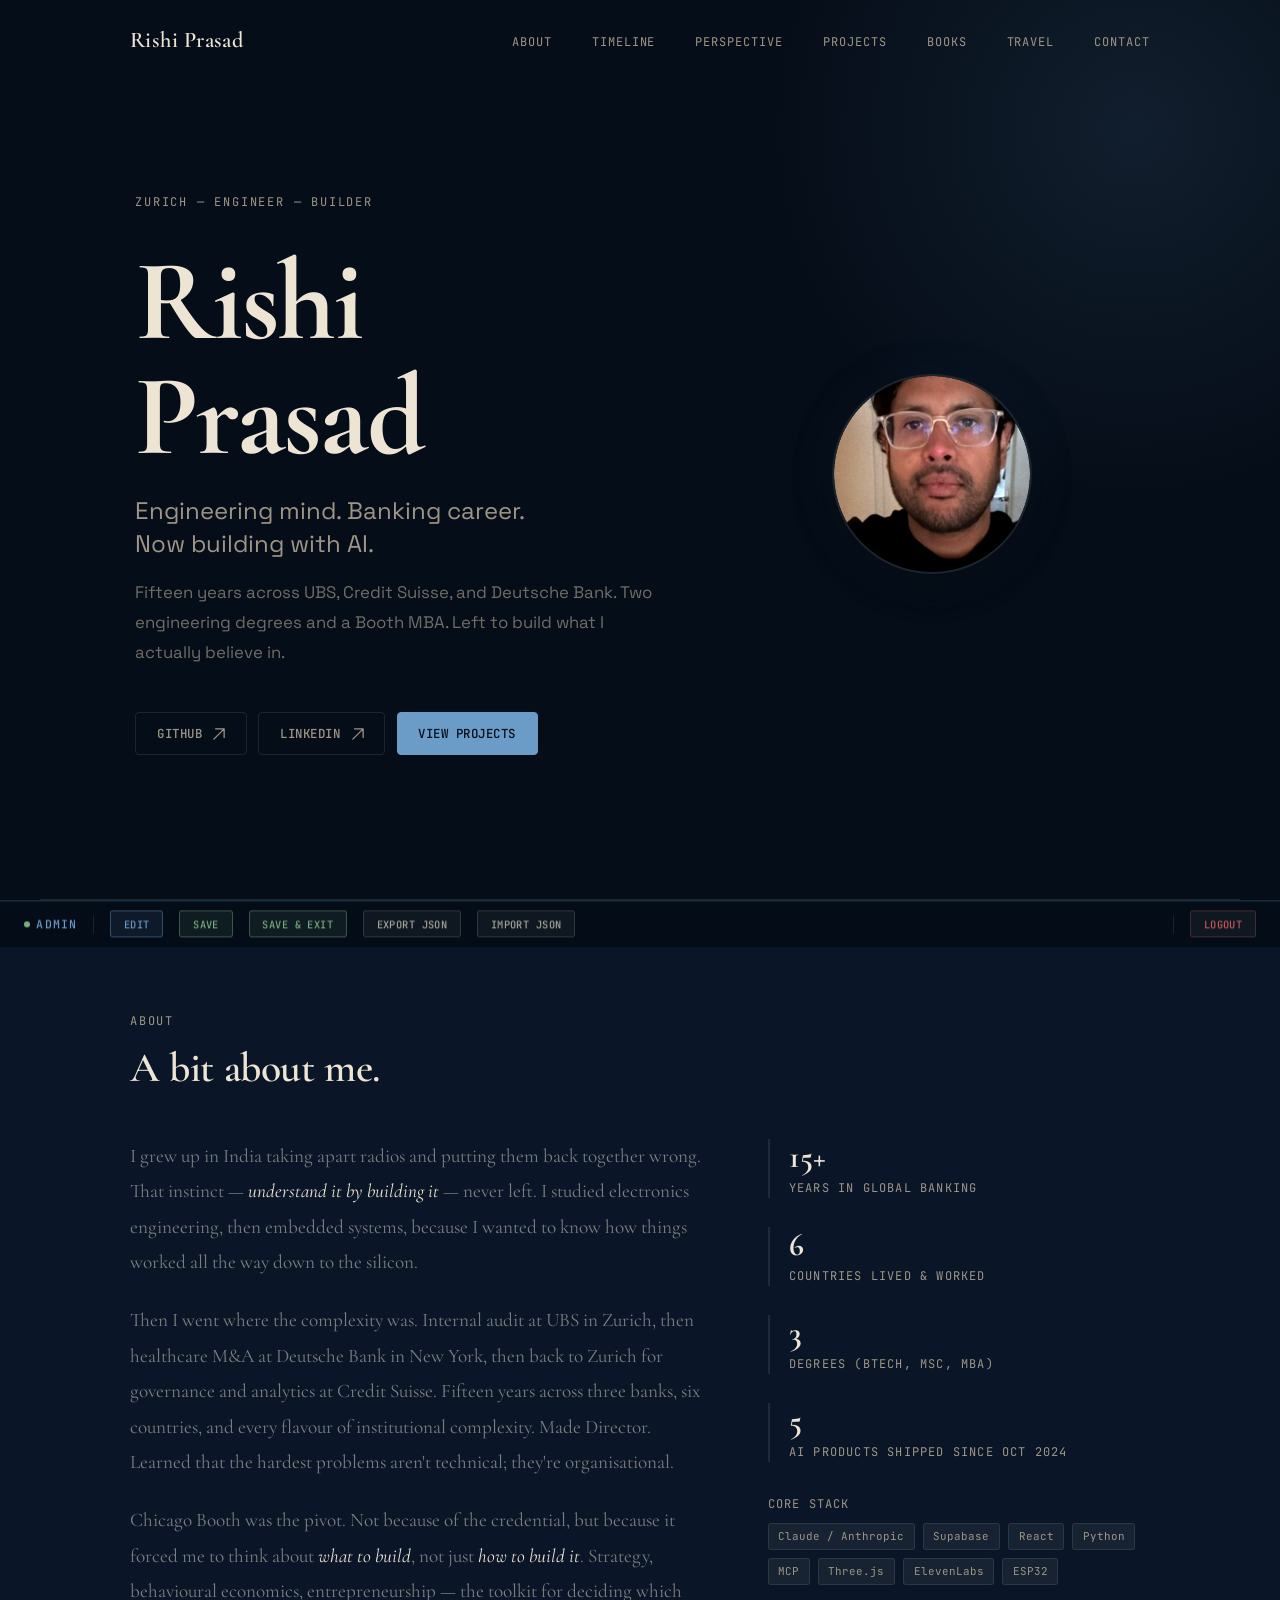
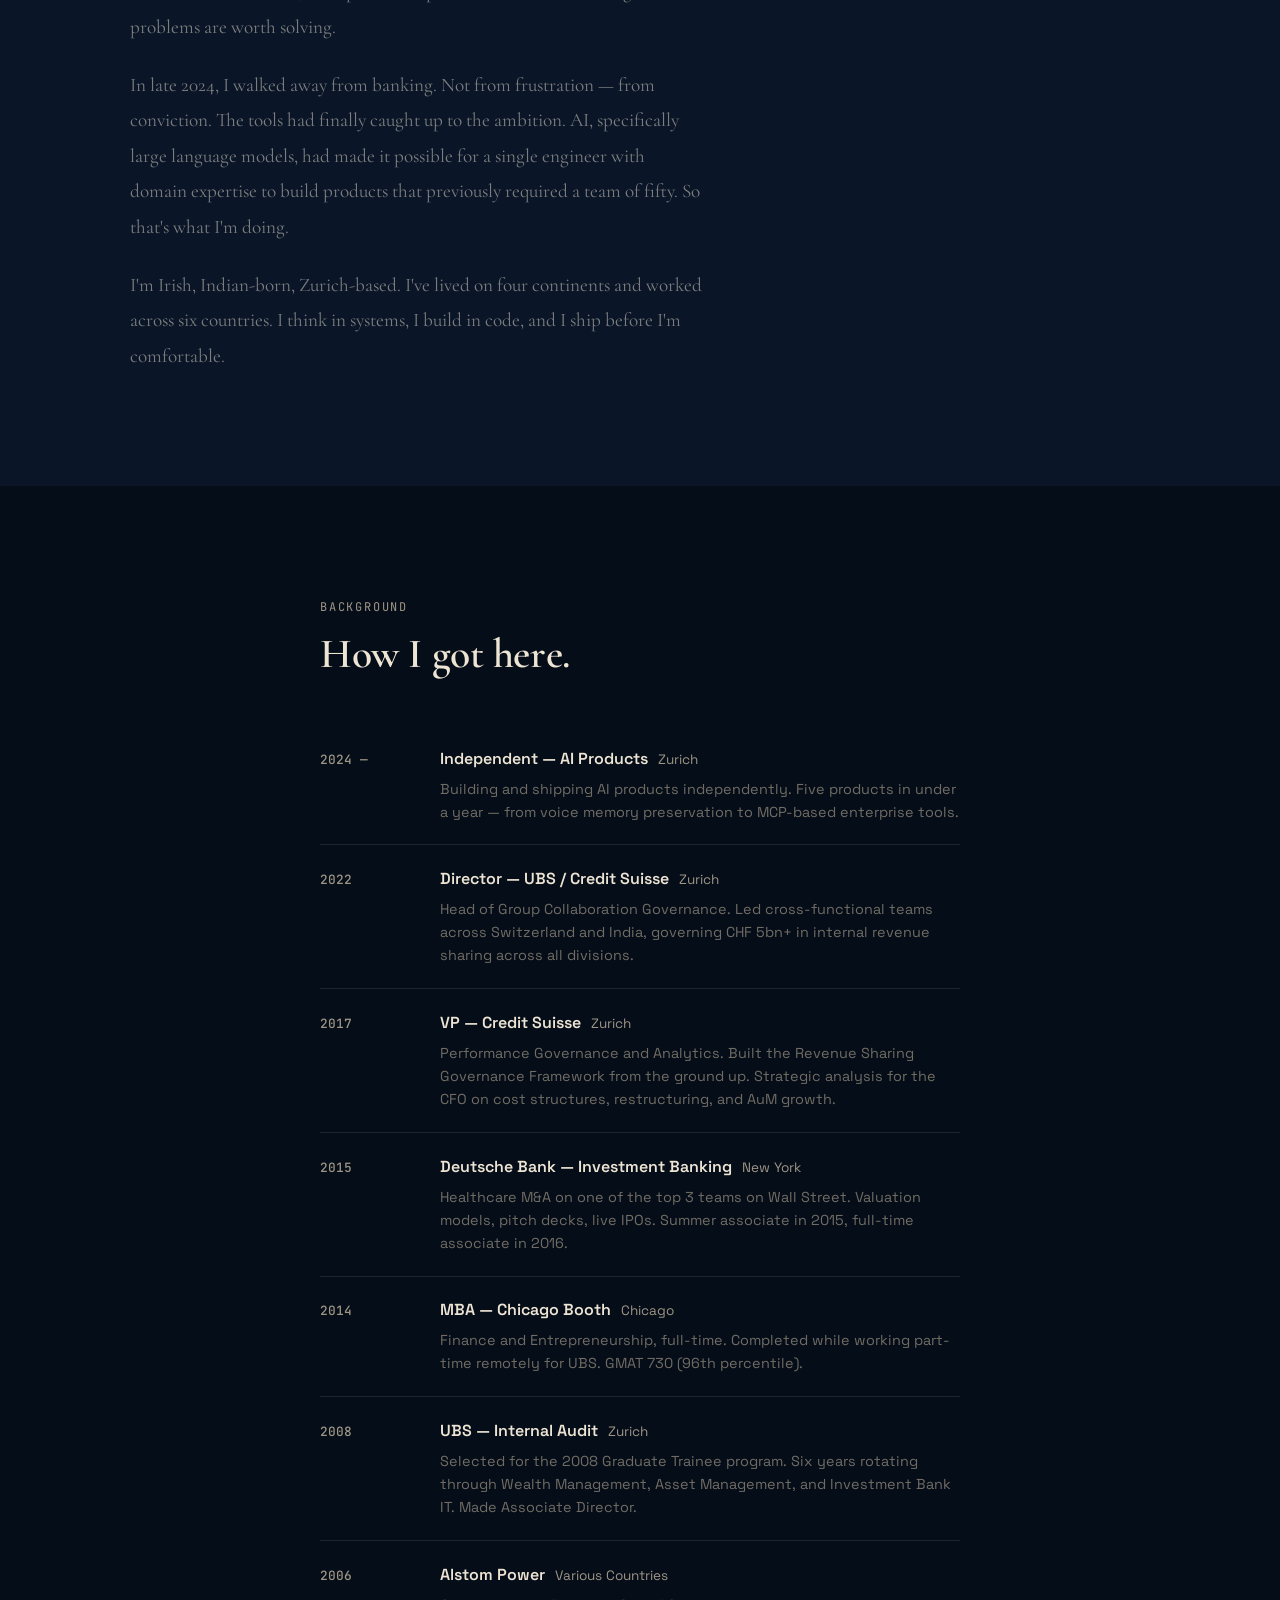
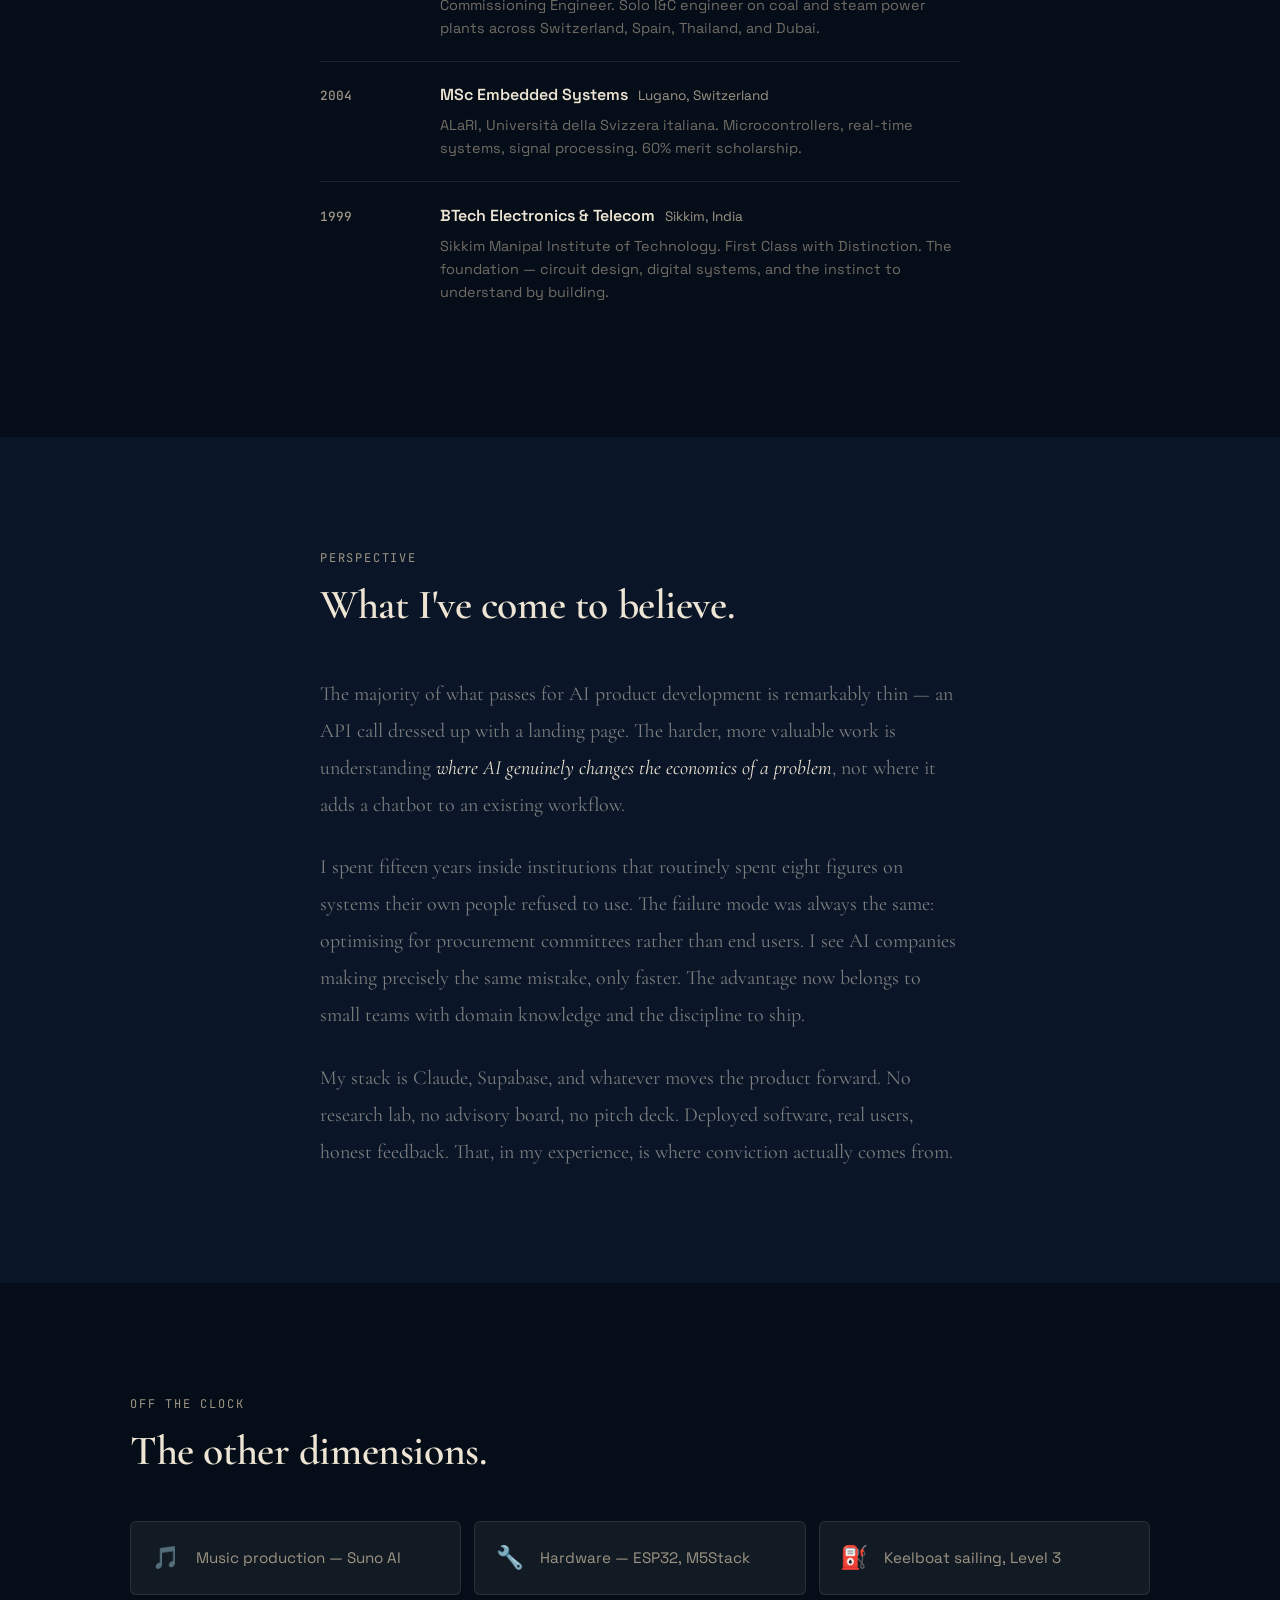
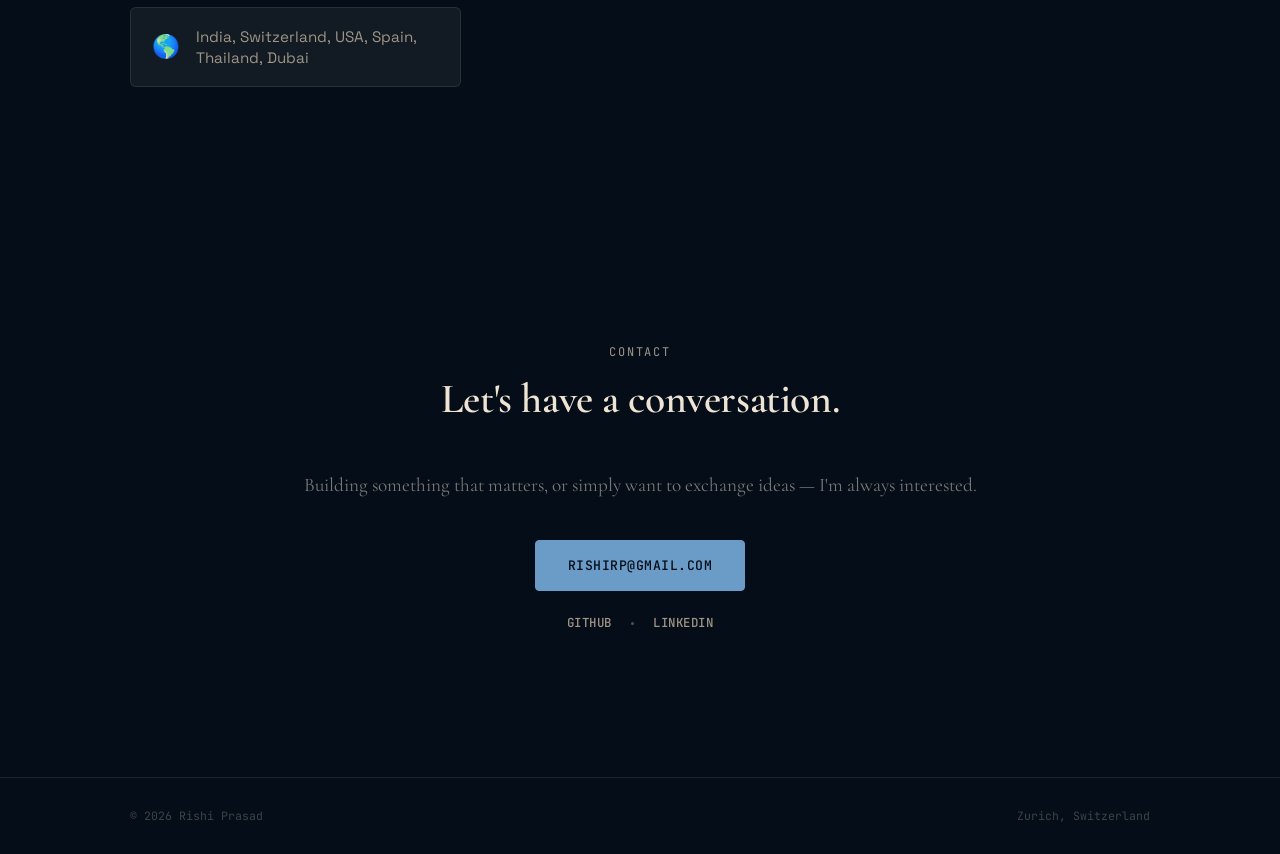
<file: index.html>
<!DOCTYPE html>
<html lang="en">
<head>
<meta charset="UTF-8" />
<meta name="viewport" content="width=device-width, initial-scale=1.0" />
<title>Rishi Prasad — AI & Banking Technology Consultant | Zurich</title>
<meta name="description" content="Rishi Prasad — AI and banking technology consultant based in Zurich. 15 years at UBS, Credit Suisse, and Deutsche Bank. Engineering degrees and Booth MBA. Now building AI products and available for consulting.">
<meta name="keywords" content="Rishi Prasad, AI consultant Zurich, banking technology, fintech, UBS, Credit Suisse, Deutsche Bank, AI products, Booth MBA, engineering">
<meta name="author" content="Rishi Prasad">
<meta name="robots" content="index, follow">
  <meta name="google-site-verification" content="vF4OZf8iruRADiMqWf-1Sf9NBim4Z5HGGpWAn0T5nIw" />
<link rel="canonical" href="https://rishiprasad.me/">

<!-- Open Graph -->
<meta property="og:type" content="website">
<meta property="og:title" content="Rishi Prasad — AI & Banking Technology Consultant | Zurich">
<meta property="og:description" content="15 years in banking. Engineering degrees and Booth MBA. Now building AI products in Zurich. Open for consulting and collaboration.">
<meta property="og:url" content="https://rishiprasad.me/">
<meta property="og:site_name" content="Rishi Prasad">
<meta property="og:image" content="https://rishiprasad.me/profile-circle.png">
<meta property="og:locale" content="en_US">

<!-- Twitter Card -->
<meta name="twitter:card" content="summary">
<meta name="twitter:title" content="Rishi Prasad — AI & Banking Technology Consultant">
<meta name="twitter:description" content="15 years in banking. Now building AI products in Zurich. Open for consulting and collaboration.">
<meta name="twitter:image" content="https://rishiprasad.me/profile-circle.png">

<!-- Structured Data -->
<script type="application/ld+json">
{
  "@context": "https://schema.org",
  "@type": "Person",
  "name": "Rishi Prasad",
  "url": "https://rishiprasad.me",
  "image": "https://rishiprasad.me/profile-circle.png",
  "jobTitle": "AI & Banking Technology Consultant",
  "description": "AI and banking technology consultant based in Zurich with 15 years of experience at UBS, Credit Suisse, and Deutsche Bank.",
  "address": {
    "@type": "PostalAddress",
    "addressLocality": "Zurich",
    "addressCountry": "CH"
  },
  "alumniOf": [
    {"@type": "CollegeOrUniversity", "name": "University of Chicago Booth School of Business"},
    {"@type": "CollegeOrUniversity", "name": "Engineering University"}
  ],
  "knowsAbout": ["Artificial Intelligence", "Banking Technology", "Fintech", "Product Development", "Consulting"],
  "sameAs": [
    "https://github.com/BergUetli",
    "https://linkedin.com/in/rishiprasad"
  ]
}
</script>

<link rel="preconnect" href="https://fonts.googleapis.com">
<link rel="preconnect" href="https://fonts.gstatic.com" crossorigin>
<link href="https://fonts.googleapis.com/css2?family=Cormorant+Garamond:ital,wght@0,400;0,600;0,700;1,400&family=Space+Grotesk:wght@400;500;600;700&family=JetBrains+Mono:wght@400;500&display=swap" rel="stylesheet">
<link rel="stylesheet" href="admin.css">
<style>
*,*::before,*::after{margin:0;padding:0;box-sizing:border-box}
:root{
  --navy:#050D18;--navy-light:#0A1628;--cream:#EDE4D3;--cream-dim:#9E9585;
  --cream-muted:rgba(237,228,211,0.5);--cream-faint:rgba(237,228,211,0.06);
  --cream-border:rgba(237,228,211,0.1);--accent:#6B9BC7;
  --accent-dim:rgba(107,155,199,0.12);--green:#7BAE7F;--amber:#C4A24E;
  --serif:'Cormorant Garamond',Georgia,serif;--sans:'Space Grotesk',system-ui,sans-serif;
  --mono:'JetBrains Mono','Courier New',monospace;
}
html{scroll-behavior:smooth;-webkit-font-smoothing:antialiased}
body{font-family:var(--sans);background:var(--navy);color:var(--cream);line-height:1.6;overflow-x:hidden}
a{color:var(--accent);text-decoration:none;transition:color .2s}a:hover{color:var(--cream)}
::selection{background:var(--accent);color:var(--navy)}
.c{max-width:1100px;margin:0 auto;padding:0 2.5rem}
.cn{max-width:720px;margin:0 auto;padding:0 2.5rem}

/* Nav */
nav{position:fixed;top:0;left:0;right:0;z-index:100;padding:1.4rem 0;transition:all .3s}
nav.scrolled{background:rgba(5,13,24,.94);backdrop-filter:blur(16px);border-bottom:1px solid var(--cream-border);padding:.85rem 0}
.nav-in{max-width:1100px;margin:0 auto;padding:0 2.5rem;display:flex;align-items:center;justify-content:space-between}
.nav-logo{font-family:var(--serif);font-weight:600;font-size:1.4rem;color:var(--cream);letter-spacing:.02em}
.nav-logo:hover{color:var(--accent)}
.nav-links{list-style:none;display:flex;gap:2.5rem}
.nav-links a{color:var(--cream-dim);font-family:var(--mono);font-size:.75rem;font-weight:400;letter-spacing:.08em;text-transform:uppercase;transition:color .2s}
.nav-links a:hover{color:var(--cream)}

/* Hero */
.hero{position:relative;min-height:100vh;display:flex;align-items:center;padding:10rem 0 7rem;overflow:hidden}
.hero-grid{display:grid;grid-template-columns:1.1fr 0.9fr;gap:4rem;align-items:center}
.hero-kicker{font-family:var(--mono);font-size:.75rem;color:var(--cream-dim);letter-spacing:.15em;text-transform:uppercase;margin-bottom:2rem}
.hero-name{font-family:var(--serif);font-size:clamp(3.5rem,9vw,7.5rem);font-weight:700;line-height:1.0;letter-spacing:-.02em;color:var(--cream);margin-bottom:1.2rem}
.hero-tagline{font-family:var(--sans);font-size:clamp(1.1rem,2.2vw,1.5rem);font-weight:400;color:var(--cream-dim);margin-bottom:1rem;line-height:1.4}
.hero-sub{font-family:var(--sans);font-size:1.05rem;color:var(--cream-dim);max-width:520px;line-height:1.8;margin-bottom:2.8rem;opacity:.7}
.hero-links{display:flex;flex-wrap:wrap;gap:.7rem;align-items:center}
.hero-photo{display:flex;justify-content:center;align-items:center}
.hero-photo img{width:200px;height:200px;object-fit:cover;border-radius:50%;border:2px solid var(--cream-border);box-shadow:0 8px 40px rgba(0,0,0,0.3),0 0 60px rgba(107,155,199,0.06);transition:box-shadow 0.4s}
.hero-photo img:hover{box-shadow:0 12px 50px rgba(0,0,0,0.4),0 0 80px rgba(107,155,199,0.1)}
.hero-grad{position:absolute;top:-30%;right:-20%;width:800px;height:800px;background:radial-gradient(circle,var(--accent-dim) 0%,transparent 65%);pointer-events:none}
.hero-line{position:absolute;bottom:0;left:2.5rem;right:2.5rem;height:1px;background:var(--cream-border)}

/* Buttons */
.btn{display:inline-flex;align-items:center;gap:.4rem;padding:.65rem 1.3rem;border-radius:4px;font-family:var(--mono);font-size:.78rem;font-weight:500;letter-spacing:.04em;text-transform:uppercase;transition:all .25s;cursor:pointer}
.btn-o{border:1px solid var(--cream-border);color:var(--cream-dim);background:transparent}
.btn-o:hover{border-color:var(--cream-dim);color:var(--cream);background:rgba(237,228,211,.03)}
.btn-p{background:var(--accent);color:var(--navy);border:1px solid var(--accent)}
.btn-p:hover{background:#7dadd4;border-color:#7dadd4}
.btn-lg{padding:.85rem 2rem;font-size:.82rem}

/* Sections */
.sec{padding:7rem 0}.sec-a{background:var(--navy-light)}.sec-ct{padding:9rem 0}
.sec-l{font-family:var(--mono);font-size:.75rem;color:var(--cream-dim);text-transform:uppercase;letter-spacing:.15em;margin-bottom:.8rem}
.sec-t{font-family:var(--serif);font-size:clamp(1.8rem,3.5vw,2.6rem);font-weight:600;letter-spacing:-.01em;color:var(--cream);margin-bottom:2.8rem;line-height:1.2}

/* About */
.about-grid{display:grid;grid-template-columns:1.2fr 0.8fr;gap:4rem;align-items:start}
.about-prose p{font-family:var(--serif);font-size:1.2rem;line-height:1.85;color:var(--cream-muted);margin-bottom:1.4rem}
.about-prose p:last-child{margin-bottom:0}
.about-prose p em{font-style:italic;color:var(--cream)}
.about-sidebar{display:flex;flex-direction:column;gap:1.8rem}
.about-stat{border-left:2px solid var(--cream-border);padding-left:1.2rem}
.about-stat-num{font-family:var(--serif);font-size:2rem;font-weight:700;color:var(--cream);line-height:1.1}
.about-stat-label{font-family:var(--mono);font-size:.75rem;color:var(--cream-dim);text-transform:uppercase;letter-spacing:.1em;margin-top:.3rem}
.about-tags{display:flex;flex-wrap:wrap;gap:.5rem;margin-top:.4rem}
.about-tag{font-family:var(--mono);font-size:.68rem;color:var(--cream-dim);background:var(--cream-faint);border:1px solid var(--cream-border);border-radius:3px;padding:.25rem .6rem}

/* Timeline */
.tl-item{display:flex;align-items:baseline;gap:2.5rem;padding:1.3rem 0;border-bottom:1px solid var(--cream-border)}
.tl-item:last-child{border-bottom:none}
.tl-y{font-family:var(--mono);font-weight:500;font-size:.8rem;color:var(--cream-dim);min-width:80px;flex-shrink:0}
.tl-c{display:flex;flex-direction:column;gap:.2rem}
.tl-header{display:flex;flex-wrap:wrap;align-items:baseline;gap:.6rem}
.tl-l{font-family:var(--sans);font-weight:600;font-size:1rem;color:var(--cream)}
.tl-d{font-size:.85rem;color:var(--cream-dim)}
.tl-desc{font-family:var(--sans);font-size:.9rem;color:var(--cream-dim);opacity:.7;margin-top:.2rem;line-height:1.6;max-width:520px}

/* Thinking */
.think p{font-family:var(--serif);font-size:1.25rem;line-height:1.85;color:var(--cream-muted);margin-bottom:1.6rem}
.think p:last-child{margin-bottom:0}
.think p em{font-style:italic;color:var(--cream)}

/* Human Stuff */
.hgrid{display:grid;grid-template-columns:repeat(auto-fill,minmax(260px,1fr));gap:.8rem}
.hcard{display:flex;align-items:center;gap:1rem;padding:1.1rem 1.3rem;background:var(--cream-faint);border:1px solid var(--cream-border);border-radius:6px;transition:border-color .25s}
.hcard:hover{border-color:rgba(237,228,211,.22)}
.hcard-e{font-size:1.4rem;flex-shrink:0}
.hcard-t{font-family:var(--sans);font-size:.95rem;color:var(--cream-dim);line-height:1.4}

/* Contact */
.ct-sub{font-family:var(--serif);font-size:1.2rem;color:var(--cream-muted);margin-bottom:2.5rem}
.ct-lk{display:flex;flex-direction:column;align-items:center;gap:1.4rem}
.ct-so{display:flex;align-items:center;gap:1.2rem}
.ct-so a{font-family:var(--mono);font-weight:500;font-size:.78rem;color:var(--cream-dim);letter-spacing:.04em;text-transform:uppercase}
.ct-so a:hover{color:var(--cream)}
.ct-dot{width:3px;height:3px;border-radius:50%;background:var(--cream-dim);opacity:.5}

/* Footer */
footer{padding:1.8rem 0;border-top:1px solid var(--cream-border)}
footer .c{display:flex;justify-content:space-between;align-items:center;flex-wrap:wrap;gap:.5rem}
footer span{font-family:var(--mono);font-size:.72rem;color:rgba(237,228,211,.25)}

.arr{width:12px;height:12px;margin-left:5px;vertical-align:middle}

/* Hamburger Menu */
.hamburger{display:none;flex-direction:column;gap:5px;background:none;border:none;cursor:pointer;padding:6px;z-index:200}
.hamburger span{display:block;width:24px;height:2px;background:var(--cream);border-radius:2px;transition:all .3s}
.hamburger.active span:nth-child(1){transform:rotate(45deg) translate(5px,5px)}
.hamburger.active span:nth-child(2){opacity:0}
.hamburger.active span:nth-child(3){transform:rotate(-45deg) translate(5px,-5px)}
.mobile-overlay{display:none;position:fixed;inset:0;background:rgba(5,13,24,.97);z-index:150;flex-direction:column;justify-content:center;align-items:center;gap:2rem;backdrop-filter:blur(20px)}
.mobile-overlay.active{display:flex}
.mobile-overlay a{font-family:var(--serif);font-size:1.8rem;color:var(--cream);text-decoration:none;opacity:.7;transition:opacity .2s}
.mobile-overlay a:hover{opacity:1;color:var(--accent)}

@media(max-width:768px){
  .nav-links{display:none}
  .hamburger{display:flex}
  .hero{padding:7rem 0 4rem;min-height:auto}
  .hero-grid{grid-template-columns:1fr;gap:2.5rem}
  .hero-photo{order:-1}.hero-photo img{width:160px;height:160px}
  .sec{padding:4.5rem 0}.sec-ct{padding:5.5rem 0}
  .about-grid{grid-template-columns:1fr}
  .hgrid{grid-template-columns:1fr}
  .tl-item{flex-direction:column;gap:.3rem}.tl-y{min-width:unset}
  footer .c{flex-direction:column;text-align:center}
}
@media(max-width:480px){
  .c,.cn{padding:0 1.4rem}
  .hero-name{font-size:3rem}
  .hero-links{flex-direction:column;align-items:flex-start}
}
</style>
</head>
<body>

<nav id="topnav">
  <div class="nav-in">
    <a href="#" class="nav-logo">Rishi Prasad</a>
    <ul class="nav-links">
      <li><a href="#about">About</a></li>
      <li><a href="#timeline">Timeline</a></li>
      <li><a href="#thinking">Perspective</a></li>
      <li><a href="projects.html">Projects</a></li>
      <li><a href="books.html">Books</a></li>
      <li><a href="travel.html">Travel</a></li>
      <li><a href="#contact">Contact</a></li>
    </ul>
    <button class="hamburger" aria-label="Menu" onclick="document.querySelector('.hamburger').classList.toggle('active');document.querySelector('.mobile-overlay').classList.toggle('active');document.body.style.overflow=document.querySelector('.mobile-overlay').classList.contains('active')?'hidden':''">
      <span></span><span></span><span></span>
    </button>
  </div>
</nav>

<!-- Mobile Menu Overlay -->
<div class="mobile-overlay">
  <a href="#about" onclick="closeMobileMenu()">About</a>
  <a href="#timeline" onclick="closeMobileMenu()">Timeline</a>
  <a href="#thinking" onclick="closeMobileMenu()">Perspective</a>
  <a href="projects.html">Projects</a>
  <a href="books.html">Books</a>
  <a href="travel.html">Travel</a>
  <a href="#contact" onclick="closeMobileMenu()">Contact</a>
</div>

<!-- Hero -->
<section class="hero">
  <div class="c">
    <div class="hero-grid">
      <div>
        <p class="hero-kicker" data-edit="hero-kicker">Zurich &mdash; Engineer &mdash; Builder</p>
        <h1 class="hero-name" data-edit="hero-name">Rishi<br>Prasad</h1>
        <p class="hero-tagline" data-edit="hero-tagline">Engineering mind. Banking career.<br>Now building with AI.</p>
        <p class="hero-sub" data-edit="hero-sub">Fifteen years across UBS, Credit Suisse, and Deutsche Bank. Two engineering degrees and a Booth MBA. Left to build what I actually believe in.</p>
        <div class="hero-links">
          <a href="https://github.com/BergUetli" target="_blank" rel="noopener" class="btn btn-o">GitHub <svg class="arr" viewBox="0 0 14 14" fill="none"><path d="M1 13L13 1M13 1H3M13 1V11" stroke="currentColor" stroke-width="1.5" stroke-linecap="round" stroke-linejoin="round"/></svg></a>
          <a href="https://linkedin.com/in/rishiprasad" target="_blank" rel="noopener" class="btn btn-o">LinkedIn <svg class="arr" viewBox="0 0 14 14" fill="none"><path d="M1 13L13 1M13 1H3M13 1V11" stroke="currentColor" stroke-width="1.5" stroke-linecap="round" stroke-linejoin="round"/></svg></a>
          <a href="projects.html" class="btn btn-p">View Projects</a>
        </div>
      </div>
      <div class="hero-photo"><img src="profile-circle.png" alt="Rishi Prasad"></div>
    </div>
  </div>
  <div class="hero-grad" aria-hidden="true"></div>
  <div class="hero-line"></div>
</section>

<!-- About -->
<section id="about" class="sec sec-a">
  <div class="c">
    <p class="sec-l">About</p>
    <h2 class="sec-t" data-edit="about-title">A bit about me.</h2>
    <div class="about-grid">
      <div class="about-prose" data-edit="about-prose">
        <p>I grew up in India taking apart radios and putting them back together wrong. That instinct &mdash; <em>understand it by building it</em> &mdash; never left. I studied electronics engineering, then embedded systems, because I wanted to know how things worked all the way down to the silicon.</p>
        <p>Then I went where the complexity was. Internal audit at UBS in Zurich, then healthcare M&amp;A at Deutsche Bank in New York, then back to Zurich for governance and analytics at Credit Suisse. Fifteen years across three banks, six countries, and every flavour of institutional complexity. Made Director. Learned that the hardest problems aren't technical; they're organisational.</p>
        <p>Chicago Booth was the pivot. Not because of the credential, but because it forced me to think about <em>what to build</em>, not just <em>how to build it</em>. Strategy, behavioural economics, entrepreneurship &mdash; the toolkit for deciding which problems are worth solving.</p>
        <p>In late 2024, I walked away from banking. Not from frustration &mdash; from conviction. The tools had finally caught up to the ambition. AI, specifically large language models, had made it possible for a single engineer with domain expertise to build products that previously required a team of fifty. So that's what I'm doing.</p>
        <p>I'm Irish, Indian-born, Zurich-based. I've lived on four continents and worked across six countries. I think in systems, I build in code, and I ship before I'm comfortable.</p>
      </div>
      <div class="about-sidebar">
        <div class="about-stat"><div class="about-stat-num">15+</div><div class="about-stat-label">Years in global banking</div></div>
        <div class="about-stat"><div class="about-stat-num">6</div><div class="about-stat-label">Countries lived &amp; worked</div></div>
        <div class="about-stat"><div class="about-stat-num">3</div><div class="about-stat-label">Degrees (BTech, MSc, MBA)</div></div>
        <div class="about-stat"><div class="about-stat-num">5</div><div class="about-stat-label">AI products shipped since Oct 2024</div></div>
        <div>
          <div class="about-stat-label" style="margin-bottom:.5rem">Core Stack</div>
          <div class="about-tags">
            <span class="about-tag">Claude / Anthropic</span><span class="about-tag">Supabase</span><span class="about-tag">React</span><span class="about-tag">Python</span><span class="about-tag">MCP</span><span class="about-tag">Three.js</span><span class="about-tag">ElevenLabs</span><span class="about-tag">ESP32</span>
          </div>
        </div>
      </div>
    </div>
  </div>
</section>

<!-- Timeline -->
<section id="timeline" class="sec">
  <div class="cn">
    <p class="sec-l">Background</p>
    <h2 class="sec-t" data-edit="timeline-title">How I got here.</h2>
    <div data-list="timeline">
      <div class="tl-item" data-list-item><span class="tl-y">2024 &mdash;</span><div class="tl-c"><div class="tl-header"><span class="tl-l">Independent &mdash; AI Products</span><span class="tl-d">Zurich</span></div><div class="tl-desc">Building and shipping AI products independently. Five products in under a year &mdash; from voice memory preservation to MCP-based enterprise tools.</div></div></div>
      <div class="tl-item" data-list-item><span class="tl-y">2022</span><div class="tl-c"><div class="tl-header"><span class="tl-l">Director &mdash; UBS / Credit Suisse</span><span class="tl-d">Zurich</span></div><div class="tl-desc">Head of Group Collaboration Governance. Led cross-functional teams across Switzerland and India, governing CHF 5bn+ in internal revenue sharing across all divisions.</div></div></div>
      <div class="tl-item" data-list-item><span class="tl-y">2017</span><div class="tl-c"><div class="tl-header"><span class="tl-l">VP &mdash; Credit Suisse</span><span class="tl-d">Zurich</span></div><div class="tl-desc">Performance Governance and Analytics. Built the Revenue Sharing Governance Framework from the ground up. Strategic analysis for the CFO on cost structures, restructuring, and AuM growth.</div></div></div>
      <div class="tl-item" data-list-item><span class="tl-y">2015</span><div class="tl-c"><div class="tl-header"><span class="tl-l">Deutsche Bank &mdash; Investment Banking</span><span class="tl-d">New York</span></div><div class="tl-desc">Healthcare M&amp;A on one of the top 3 teams on Wall Street. Valuation models, pitch decks, live IPOs. Summer associate in 2015, full-time associate in 2016.</div></div></div>
      <div class="tl-item" data-list-item><span class="tl-y">2014</span><div class="tl-c"><div class="tl-header"><span class="tl-l">MBA &mdash; Chicago Booth</span><span class="tl-d">Chicago</span></div><div class="tl-desc">Finance and Entrepreneurship, full-time. Completed while working part-time remotely for UBS. GMAT 730 (96th percentile).</div></div></div>
      <div class="tl-item" data-list-item><span class="tl-y">2008</span><div class="tl-c"><div class="tl-header"><span class="tl-l">UBS &mdash; Internal Audit</span><span class="tl-d">Zurich</span></div><div class="tl-desc">Selected for the 2008 Graduate Trainee program. Six years rotating through Wealth Management, Asset Management, and Investment Bank IT. Made Associate Director.</div></div></div>
      <div class="tl-item" data-list-item><span class="tl-y">2006</span><div class="tl-c"><div class="tl-header"><span class="tl-l">Alstom Power</span><span class="tl-d">Various Countries</span></div><div class="tl-desc">Commissioning Engineer. Solo I&amp;C engineer on coal and steam power plants across Switzerland, Spain, Thailand, and Dubai.</div></div></div>
      <div class="tl-item" data-list-item><span class="tl-y">2004</span><div class="tl-c"><div class="tl-header"><span class="tl-l">MSc Embedded Systems</span><span class="tl-d">Lugano, Switzerland</span></div><div class="tl-desc">ALaRI, Universit&agrave; della Svizzera italiana. Microcontrollers, real-time systems, signal processing. 60% merit scholarship.</div></div></div>
      <div class="tl-item" data-list-item><span class="tl-y">1999</span><div class="tl-c"><div class="tl-header"><span class="tl-l">BTech Electronics &amp; Telecom</span><span class="tl-d">Sikkim, India</span></div><div class="tl-desc">Sikkim Manipal Institute of Technology. First Class with Distinction. The foundation &mdash; circuit design, digital systems, and the instinct to understand by building.</div></div></div>
    </div>
  </div>
</section>

<!-- Perspective -->
<section id="thinking" class="sec sec-a">
  <div class="cn">
    <p class="sec-l">Perspective</p>
    <h2 class="sec-t" data-edit="perspective-title">What I've come to believe.</h2>
    <div class="think" data-edit="perspective-body">
      <p>The majority of what passes for AI product development is remarkably thin &mdash; an API call dressed up with a landing page. The harder, more valuable work is understanding <em>where AI genuinely changes the economics of a problem</em>, not where it adds a chatbot to an existing workflow.</p>
      <p>I spent fifteen years inside institutions that routinely spent eight figures on systems their own people refused to use. The failure mode was always the same: optimising for procurement committees rather than end users. I see AI companies making precisely the same mistake, only faster. The advantage now belongs to small teams with domain knowledge and the discipline to ship.</p>
      <p>My stack is Claude, Supabase, and whatever moves the product forward. No research lab, no advisory board, no pitch deck. Deployed software, real users, honest feedback. That, in my experience, is where conviction actually comes from.</p>
    </div>
  </div>
</section>

<!-- Human Stuff -->
<section class="sec">
  <div class="c">
    <p class="sec-l">Off the Clock</p>
    <h2 class="sec-t" data-edit="human-title">The other dimensions.</h2>
    <div class="hgrid" data-list="hobbies">
      <div class="hcard" data-list-item><span class="hcard-e">&#127925;</span><span class="hcard-t">Music production &mdash; Suno AI</span></div>
      <div class="hcard" data-list-item><span class="hcard-e">&#128295;</span><span class="hcard-t">Hardware &mdash; ESP32, M5Stack</span></div>
      <div class="hcard" data-list-item><span class="hcard-e">&#9981;</span><span class="hcard-t">Keelboat sailing, Level 3</span></div>
      <div class="hcard" data-list-item><span class="hcard-e">&#127758;</span><span class="hcard-t">India, Switzerland, USA, Spain, Thailand, Dubai</span></div>
    </div>
  </div>
</section>

<!-- Contact -->
<section id="contact" class="sec sec-ct">
  <div class="c" style="text-align:center">
    <p class="sec-l">Contact</p>
    <h2 class="sec-t" data-edit="contact-title">Let's have a conversation.</h2>
    <p class="ct-sub" data-edit="contact-sub">Building something that matters, or simply want to exchange ideas &mdash; I'm always interested.</p>
    <div class="ct-lk">
      <a href="mailto:rishirp@gmail.com" class="btn btn-p btn-lg">rishirp@gmail.com</a>
      <div class="ct-so">
        <a href="https://github.com/BergUetli" target="_blank" rel="noopener">GitHub</a>
        <span class="ct-dot"></span>
        <a href="https://linkedin.com/in/rishiprasad" target="_blank" rel="noopener">LinkedIn</a>
      </div>
    </div>
  </div>
</section>

<footer><div class="c"><span>&copy; 2026 Rishi Prasad</span><span>Zurich, Switzerland</span></div></footer>

<script>
window.addEventListener('scroll',()=>{document.getElementById('topnav').classList.toggle('scrolled',window.scrollY>60)});
function closeMobileMenu(){document.querySelector('.hamburger').classList.remove('active');document.querySelector('.mobile-overlay').classList.remove('active');document.body.style.overflow=''}
</script>
<script src="admin.js"></script>
<script>
// Enable list editing for timeline and hobbies
document.addEventListener('DOMContentLoaded', function() {
  window._admin.enableListEditing('[data-list="timeline"]', '[data-list-item]', function() {
    return '<div class="tl-item" data-list-item><span class="tl-y">Year</span><div class="tl-c"><div class="tl-header"><span class="tl-l">Role — Company</span><span class="tl-d">Location</span></div><div class="tl-desc">Description of this role or milestone.</div></div></div>';
  });
  window._admin.enableListEditing('[data-list="hobbies"]', '[data-list-item]', function() {
    return '<div class="hcard" data-list-item><span class="hcard-e">&#127775;</span><span class="hcard-t">New interest or hobby</span></div>';
  });
});
</script>
</body>
</html>
</file>
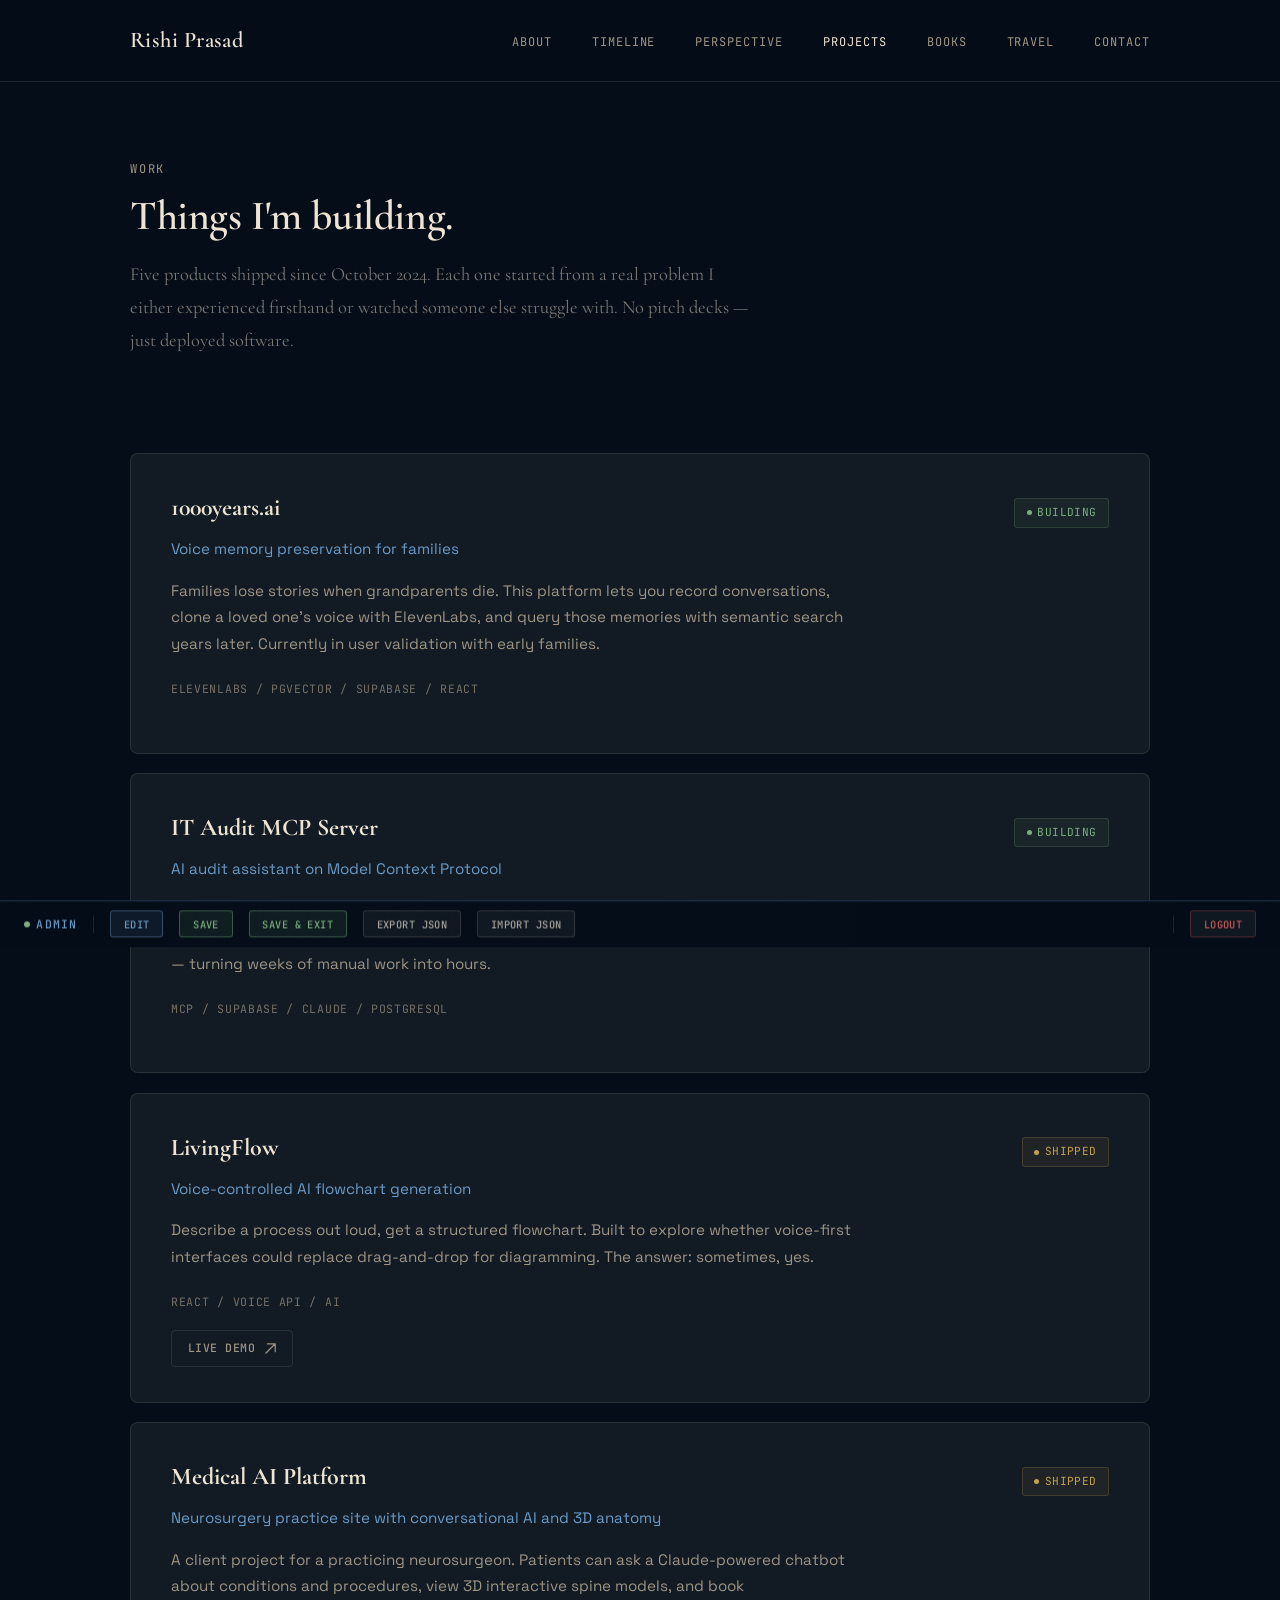
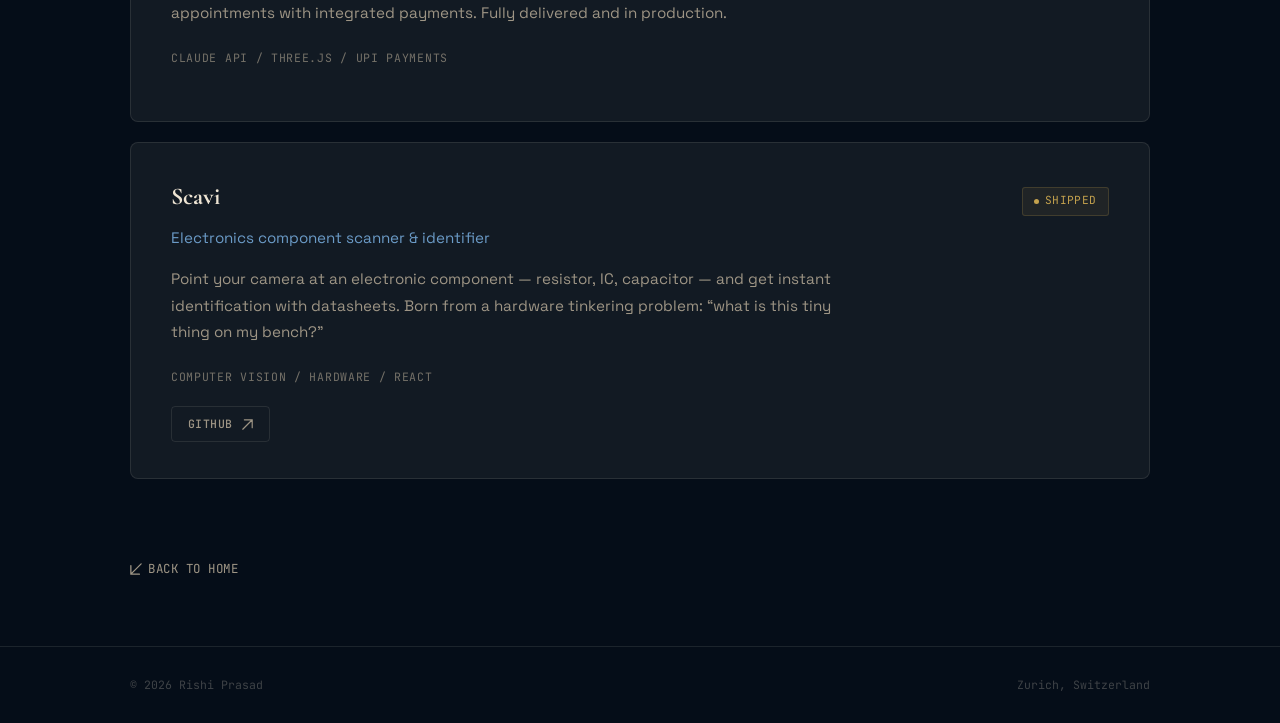
<file: projects.html>
<!DOCTYPE html>
<html lang="en">
<head>
<meta charset="UTF-8" />
<meta name="viewport" content="width=device-width, initial-scale=1.0" />
<title>Projects — Rishi Prasad | AI & Tech Projects</title>
<meta name="description" content="AI and technology projects by Rishi Prasad — including 1000years.ai voice memory preservation, IT Audit MCP Server, LivingFlow voice-controlled flowcharts, and more.">
<meta name="keywords" content="Rishi Prasad projects, AI projects, 1000years.ai, LivingFlow, IT Audit MCP, voice AI, fintech projects">
<meta name="author" content="Rishi Prasad">
<meta name="robots" content="index, follow">
<link rel="canonical" href="https://rishiprasad.me/projects.html">
<meta property="og:type" content="website">
<meta property="og:title" content="Projects — Rishi Prasad">
<meta property="og:description" content="AI and technology projects by Rishi Prasad. Voice memory preservation, enterprise audit tools, and more.">
<meta property="og:url" content="https://rishiprasad.me/projects.html">
<meta property="og:image" content="https://rishiprasad.me/profile-circle.png">
<meta name="twitter:card" content="summary">
<meta name="twitter:title" content="Projects — Rishi Prasad">
<meta name="twitter:description" content="AI and technology projects by Rishi Prasad.">
<link rel="preconnect" href="https://fonts.googleapis.com">
<link rel="preconnect" href="https://fonts.gstatic.com" crossorigin>
<link href="https://fonts.googleapis.com/css2?family=Cormorant+Garamond:ital,wght@0,400;0,600;0,700;1,400&family=Space+Grotesk:wght@400;500;600;700&family=JetBrains+Mono:wght@400;500&display=swap" rel="stylesheet">
<link rel="stylesheet" href="admin.css">
<style>
*,*::before,*::after{margin:0;padding:0;box-sizing:border-box}
:root{
  --navy:#050D18;--navy-light:#0A1628;--cream:#EDE4D3;--cream-dim:#9E9585;
  --cream-muted:rgba(237,228,211,0.5);--cream-faint:rgba(237,228,211,0.06);
  --cream-border:rgba(237,228,211,0.1);--accent:#6B9BC7;
  --accent-dim:rgba(107,155,199,0.12);--green:#7BAE7F;--amber:#C4A24E;
  --serif:'Cormorant Garamond',Georgia,serif;--sans:'Space Grotesk',system-ui,sans-serif;
  --mono:'JetBrains Mono','Courier New',monospace;
}
html{scroll-behavior:smooth;-webkit-font-smoothing:antialiased}
body{font-family:var(--sans);background:var(--navy);color:var(--cream);line-height:1.6;overflow-x:hidden}
a{color:var(--accent);text-decoration:none;transition:color .2s}a:hover{color:var(--cream)}
::selection{background:var(--accent);color:var(--navy)}
.c{max-width:1100px;margin:0 auto;padding:0 2.5rem}

/* Nav */
nav{position:fixed;top:0;left:0;right:0;z-index:100;padding:1.4rem 0;transition:all .3s;background:rgba(5,13,24,.94);backdrop-filter:blur(16px);border-bottom:1px solid var(--cream-border)}
.nav-in{max-width:1100px;margin:0 auto;padding:0 2.5rem;display:flex;align-items:center;justify-content:space-between}
.nav-logo{font-family:var(--serif);font-weight:600;font-size:1.4rem;color:var(--cream);letter-spacing:.02em}
.nav-logo:hover{color:var(--accent)}
.nav-links{list-style:none;display:flex;gap:2.5rem}
.nav-links a{color:var(--cream-dim);font-family:var(--mono);font-size:.75rem;font-weight:400;letter-spacing:.08em;text-transform:uppercase;transition:color .2s}
.nav-links a:hover{color:var(--cream)}
.nav-links a.active{color:var(--cream)}

/* Page header */
.page-header{padding:10rem 0 4rem}
.sec-l{font-family:var(--mono);font-size:.75rem;color:var(--cream-dim);text-transform:uppercase;letter-spacing:.15em;margin-bottom:.8rem}
.sec-t{font-family:var(--serif);font-size:clamp(1.8rem,3.5vw,2.6rem);font-weight:600;letter-spacing:-.01em;color:var(--cream);margin-bottom:1rem;line-height:1.2}
.page-intro{font-family:var(--serif);font-size:1.15rem;color:var(--cream-muted);max-width:620px;line-height:1.8}

/* Project cards */
.proj-list{display:flex;flex-direction:column;gap:1.2rem;padding:2rem 0 4rem}
.proj-card{background:var(--cream-faint);border:1px solid var(--cream-border);border-radius:8px;padding:2.2rem 2.5rem;transition:border-color .3s}
.proj-card:hover{border-color:rgba(237,228,211,.22)}
.proj-head{display:flex;align-items:baseline;justify-content:space-between;gap:1.5rem;margin-bottom:.6rem;flex-wrap:wrap}
.proj-title{font-family:var(--serif);font-size:1.5rem;font-weight:700;color:var(--cream)}
.proj-tagline{font-family:var(--sans);font-size:.95rem;color:var(--accent);margin-bottom:1rem}
.proj-desc{font-family:var(--sans);font-size:.95rem;color:var(--cream-dim);line-height:1.75;max-width:680px;margin-bottom:1.4rem}
.proj-tech{font-family:var(--mono);font-size:.72rem;color:var(--cream-dim);letter-spacing:.06em;text-transform:uppercase;opacity:.7;margin-bottom:1.2rem}
.proj-links{display:flex;gap:.6rem;flex-wrap:wrap}
.proj-status{display:inline-flex;align-items:center;gap:.35rem;font-family:var(--mono);font-size:.7rem;letter-spacing:.04em;text-transform:uppercase;padding:.3rem .7rem;border-radius:3px}
.proj-status.building{color:var(--green);background:rgba(123,174,127,.08);border:1px solid rgba(123,174,127,.2)}
.proj-status.shipped{color:var(--amber);background:rgba(196,162,78,.08);border:1px solid rgba(196,162,78,.2)}
.status-dot{width:5px;height:5px;border-radius:50%;background:currentColor}

/* Buttons */
.btn{display:inline-flex;align-items:center;gap:.4rem;padding:.5rem 1rem;border-radius:4px;font-family:var(--mono);font-size:.72rem;font-weight:500;letter-spacing:.04em;text-transform:uppercase;transition:all .25s;cursor:pointer}
.btn-o{border:1px solid var(--cream-border);color:var(--cream-dim);background:transparent}
.btn-o:hover{border-color:var(--cream-dim);color:var(--cream);background:rgba(237,228,211,.03)}
.arr{width:11px;height:11px;margin-left:3px;vertical-align:middle}

/* Back link */
.back-link{display:inline-flex;align-items:center;gap:.4rem;font-family:var(--mono);font-size:.78rem;color:var(--cream-dim);letter-spacing:.04em;text-transform:uppercase;margin-top:1rem;transition:color .2s}
.back-link:hover{color:var(--cream)}
.back-arr{width:12px;height:12px;transform:rotate(180deg)}

/* Footer */
footer{padding:1.8rem 0;border-top:1px solid var(--cream-border);margin-top:4rem}
footer .c{display:flex;justify-content:space-between;align-items:center;flex-wrap:wrap;gap:.5rem}
footer span{font-family:var(--mono);font-size:.72rem;color:rgba(237,228,211,.25)}

/* Hamburger Menu */
.hamburger{display:none;flex-direction:column;gap:5px;background:none;border:none;cursor:pointer;padding:6px;z-index:200}
.hamburger span{display:block;width:24px;height:2px;background:var(--cream);border-radius:2px;transition:all .3s}
.hamburger.active span:nth-child(1){transform:rotate(45deg) translate(5px,5px)}
.hamburger.active span:nth-child(2){opacity:0}
.hamburger.active span:nth-child(3){transform:rotate(-45deg) translate(5px,-5px)}
.mobile-overlay{display:none;position:fixed;inset:0;background:rgba(5,13,24,.97);z-index:150;flex-direction:column;justify-content:center;align-items:center;gap:2rem;backdrop-filter:blur(20px)}
.mobile-overlay.active{display:flex}
.mobile-overlay a{font-family:var(--serif);font-size:1.8rem;color:var(--cream);text-decoration:none;opacity:.7;transition:opacity .2s}
.mobile-overlay a:hover{opacity:1;color:var(--accent)}

@media(max-width:768px){
  .nav-links{display:none}
  .hamburger{display:flex}
  .page-header{padding:7rem 0 3rem}
  .proj-card{padding:1.5rem 1.6rem}
  .proj-head{flex-direction:column;gap:.4rem}
  footer .c{flex-direction:column;text-align:center}
}
@media(max-width:480px){
  .c{padding:0 1.4rem}
}
</style>
</head>
<body>

<nav>
  <div class="nav-in">
    <a href="index.html" class="nav-logo">Rishi Prasad</a>
    <ul class="nav-links">
      <li><a href="index.html#about">About</a></li>
      <li><a href="index.html#timeline">Timeline</a></li>
      <li><a href="index.html#thinking">Perspective</a></li>
      <li><a href="projects.html" class="active">Projects</a></li>
      <li><a href="books.html">Books</a></li>
      <li><a href="travel.html">Travel</a></li>
      <li><a href="index.html#contact">Contact</a></li>
    </ul>
    <button class="hamburger" aria-label="Menu" onclick="document.querySelector('.hamburger').classList.toggle('active');document.querySelector('.mobile-overlay').classList.toggle('active');document.body.style.overflow=document.querySelector('.mobile-overlay').classList.contains('active')?'hidden':''">
      <span></span><span></span><span></span>
    </button>
  </div>
</nav>

<div class="mobile-overlay">
  <a href="index.html#about">About</a>
  <a href="index.html#timeline">Timeline</a>
  <a href="index.html#thinking">Perspective</a>
  <a href="projects.html">Projects</a>
  <a href="books.html">Books</a>
  <a href="travel.html">Travel</a>
  <a href="index.html#contact">Contact</a>
</div>

<section class="page-header">
  <div class="c">
    <p class="sec-l">Work</p>
    <h2 class="sec-t" data-edit="projects-title">Things I'm building.</h2>
    <p class="page-intro" data-edit="projects-intro">Five products shipped since October 2024. Each one started from a real problem I either experienced firsthand or watched someone else struggle with. No pitch decks &mdash; just deployed software.</p>
  </div>
</section>

<section>
  <div class="c">
    <div class="proj-list" data-list="projects">

      <div class="proj-card" data-list-item>
        <div class="proj-head">
          <span class="proj-title">1000years.ai</span>
          <span class="proj-status building"><span class="status-dot"></span> Building</span>
        </div>
        <div class="proj-tagline">Voice memory preservation for families</div>
        <div class="proj-desc">Families lose stories when grandparents die. This platform lets you record conversations, clone a loved one's voice with ElevenLabs, and query those memories with semantic search years later. Currently in user validation with early families.</div>
        <div class="proj-tech">ElevenLabs / pgvector / Supabase / React</div>
      </div>

      <div class="proj-card" data-list-item>
        <div class="proj-head">
          <span class="proj-title">IT Audit MCP Server</span>
          <span class="proj-status building"><span class="status-dot"></span> Building</span>
        </div>
        <div class="proj-tagline">AI audit assistant on Model Context Protocol</div>
        <div class="proj-desc">Enterprise IT auditors spend weeks on repetitive evidence gathering. This MCP server gives AI agents structured access to audit frameworks, control libraries, and evidence workflows &mdash; turning weeks of manual work into hours.</div>
        <div class="proj-tech">MCP / Supabase / Claude / PostgreSQL</div>
      </div>

      <div class="proj-card" data-list-item>
        <div class="proj-head">
          <span class="proj-title">LivingFlow</span>
          <span class="proj-status shipped"><span class="status-dot"></span> Shipped</span>
        </div>
        <div class="proj-tagline">Voice-controlled AI flowchart generation</div>
        <div class="proj-desc">Describe a process out loud, get a structured flowchart. Built to explore whether voice-first interfaces could replace drag-and-drop for diagramming. The answer: sometimes, yes.</div>
        <div class="proj-tech">React / Voice API / AI</div>
        <div class="proj-links">
          <a href="https://live-flow-ai-27.lovable.app/" target="_blank" rel="noopener" class="btn btn-o">Live Demo <svg class="arr" viewBox="0 0 14 14" fill="none"><path d="M1 13L13 1M13 1H3M13 1V11" stroke="currentColor" stroke-width="1.5" stroke-linecap="round" stroke-linejoin="round"/></svg></a>
        </div>
      </div>

      <div class="proj-card" data-list-item>
        <div class="proj-head">
          <span class="proj-title">Medical AI Platform</span>
          <span class="proj-status shipped"><span class="status-dot"></span> Shipped</span>
        </div>
        <div class="proj-tagline">Neurosurgery practice site with conversational AI and 3D anatomy</div>
        <div class="proj-desc">A client project for a practicing neurosurgeon. Patients can ask a Claude-powered chatbot about conditions and procedures, view 3D interactive spine models, and book appointments with integrated payments. Fully delivered and in production.</div>
        <div class="proj-tech">Claude API / Three.js / UPI Payments</div>
      </div>

      <div class="proj-card" data-list-item>
        <div class="proj-head">
          <span class="proj-title">Scavi</span>
          <span class="proj-status shipped"><span class="status-dot"></span> Shipped</span>
        </div>
        <div class="proj-tagline">Electronics component scanner &amp; identifier</div>
        <div class="proj-desc">Point your camera at an electronic component &mdash; resistor, IC, capacitor &mdash; and get instant identification with datasheets. Born from a hardware tinkering problem: &ldquo;what is this tiny thing on my bench?&rdquo;</div>
        <div class="proj-tech">Computer Vision / Hardware / React</div>
        <div class="proj-links">
          <a href="https://github.com/BergUetli/scavenge-build-reuse" target="_blank" rel="noopener" class="btn btn-o">GitHub <svg class="arr" viewBox="0 0 14 14" fill="none"><path d="M1 13L13 1M13 1H3M13 1V11" stroke="currentColor" stroke-width="1.5" stroke-linecap="round" stroke-linejoin="round"/></svg></a>
        </div>
      </div>

    </div>

    <a href="index.html" class="back-link">
      <svg class="back-arr" viewBox="0 0 14 14" fill="none"><path d="M1 13L13 1M13 1H3M13 1V11" stroke="currentColor" stroke-width="1.5" stroke-linecap="round" stroke-linejoin="round"/></svg>
      Back to home
    </a>
  </div>
</section>

<footer><div class="c"><span>&copy; 2026 Rishi Prasad</span><span>Zurich, Switzerland</span></div></footer>

<script src="admin.js"></script>
<script>
document.addEventListener('DOMContentLoaded', function() {
  window._admin.enableListEditing('[data-list="projects"]', '[data-list-item]', function() {
    return '<div class="proj-card" data-list-item><div class="proj-head"><span class="proj-title">New Project</span><span class="proj-status building"><span class="status-dot"></span> Building</span></div><div class="proj-tagline">Project tagline</div><div class="proj-desc">Description of this project.</div><div class="proj-tech">Tech Stack</div></div>';
  });
});
</script>

<script>
function closeMobileMenu(){document.querySelector('.hamburger').classList.remove('active');document.querySelector('.mobile-overlay').classList.remove('active');document.body.style.overflow=''}
</script>
</body>
</html>
</file>
<file: admin.css>
/* ═══════════════════════════════════
   Admin Mode — Only visible when authenticated
   ═══════════════════════════════════ */

/* Admin bar at bottom of screen */
.admin-bar {
  position: fixed;
  bottom: 0;
  left: 0;
  right: 0;
  z-index: 9999;
  background: rgba(5, 13, 24, 0.97);
  border-top: 1px solid rgba(107, 155, 199, 0.3);
  backdrop-filter: blur(20px);
  padding: 0.6rem 1.5rem;
  display: flex;
  align-items: center;
  gap: 1rem;
  font-family: 'JetBrains Mono', monospace;
  font-size: 0.72rem;
  color: #EDE4D3;
  transform: translateY(100%);
  transition: transform 0.3s ease;
}
.admin-bar.visible { transform: translateY(0); }

.admin-bar__label {
  color: #6B9BC7;
  text-transform: uppercase;
  letter-spacing: 0.1em;
  font-weight: 500;
  display: flex;
  align-items: center;
  gap: 0.4rem;
}
.admin-bar__dot {
  width: 6px;
  height: 6px;
  border-radius: 50%;
  background: #7BAE7F;
  animation: adminPulse 2s ease-in-out infinite;
}
@keyframes adminPulse {
  0%, 100% { opacity: 1; }
  50% { opacity: 0.4; }
}

.admin-bar__sep {
  width: 1px;
  height: 18px;
  background: rgba(237, 228, 211, 0.1);
}

.admin-btn {
  padding: 0.35rem 0.8rem;
  border-radius: 3px;
  font-family: 'JetBrains Mono', monospace;
  font-size: 0.65rem;
  font-weight: 500;
  letter-spacing: 0.04em;
  text-transform: uppercase;
  cursor: pointer;
  transition: all 0.2s;
  border: 1px solid rgba(237, 228, 211, 0.15);
  background: rgba(237, 228, 211, 0.05);
  color: rgba(237, 228, 211, 0.7);
}
.admin-btn:hover {
  border-color: rgba(237, 228, 211, 0.3);
  color: #EDE4D3;
  background: rgba(237, 228, 211, 0.1);
}
.admin-btn--primary {
  border-color: rgba(107, 155, 199, 0.4);
  background: rgba(107, 155, 199, 0.1);
  color: #6B9BC7;
}
.admin-btn--primary:hover {
  border-color: #6B9BC7;
  background: rgba(107, 155, 199, 0.2);
}
.admin-btn--danger {
  border-color: rgba(199, 91, 91, 0.3);
  color: #C75B5B;
}
.admin-btn--danger:hover {
  border-color: #C75B5B;
  background: rgba(199, 91, 91, 0.1);
}
.admin-btn--save {
  border-color: rgba(123, 174, 127, 0.4);
  background: rgba(123, 174, 127, 0.1);
  color: #7BAE7F;
}
.admin-btn--save:hover {
  border-color: #7BAE7F;
  background: rgba(123, 174, 127, 0.2);
}

.admin-bar__spacer { flex: 1; }

.admin-bar__status {
  color: rgba(237, 228, 211, 0.4);
  font-size: 0.6rem;
}

/* Login overlay */
.admin-login-overlay {
  position: fixed;
  inset: 0;
  z-index: 10000;
  background: rgba(5, 13, 24, 0.95);
  backdrop-filter: blur(20px);
  display: none;
  align-items: center;
  justify-content: center;
}
.admin-login-overlay.visible { display: flex; }

.admin-login-box {
  background: rgba(10, 22, 40, 0.9);
  border: 1px solid rgba(237, 228, 211, 0.1);
  border-radius: 8px;
  padding: 2.5rem 3rem;
  width: 360px;
  text-align: center;
}
.admin-login-box h3 {
  font-family: 'Cormorant Garamond', serif;
  font-size: 1.4rem;
  font-weight: 600;
  color: #EDE4D3;
  margin-bottom: 0.3rem;
}
.admin-login-box p {
  font-family: 'JetBrains Mono', monospace;
  font-size: 0.65rem;
  color: rgba(237, 228, 211, 0.4);
  text-transform: uppercase;
  letter-spacing: 0.1em;
  margin-bottom: 1.5rem;
}
.admin-login-box input {
  width: 100%;
  background: rgba(237, 228, 211, 0.04);
  border: 1px solid rgba(237, 228, 211, 0.1);
  border-radius: 4px;
  padding: 0.7rem 1rem;
  font-family: 'JetBrains Mono', monospace;
  font-size: 0.85rem;
  color: #EDE4D3;
  outline: none;
  margin-bottom: 1rem;
  transition: border-color 0.2s;
}
.admin-login-box input:focus { border-color: #6B9BC7; }
.admin-login-box input::placeholder { color: rgba(237, 228, 211, 0.25); }

.admin-login-error {
  font-family: 'JetBrains Mono', monospace;
  font-size: 0.65rem;
  color: #C75B5B;
  margin-bottom: 0.8rem;
  display: none;
}
.admin-login-error.visible { display: block; }

.admin-login-actions {
  display: flex;
  gap: 0.6rem;
}
.admin-login-actions button {
  flex: 1;
  padding: 0.6rem;
  border-radius: 4px;
  font-family: 'JetBrains Mono', monospace;
  font-size: 0.7rem;
  font-weight: 500;
  letter-spacing: 0.04em;
  text-transform: uppercase;
  cursor: pointer;
  transition: all 0.2s;
}
.admin-login-actions .btn-login {
  background: #6B9BC7;
  color: #050D18;
  border: 1px solid #6B9BC7;
}
.admin-login-actions .btn-login:hover { background: #7dadd4; }
.admin-login-actions .btn-close {
  background: transparent;
  color: rgba(237, 228, 211, 0.5);
  border: 1px solid rgba(237, 228, 211, 0.1);
}
.admin-login-actions .btn-close:hover {
  color: #EDE4D3;
  border-color: rgba(237, 228, 211, 0.3);
}

/* Editable element highlights in edit mode */
body.admin-editing [data-edit] {
  outline: 1px dashed rgba(107, 155, 199, 0.25);
  outline-offset: 4px;
  cursor: text;
  transition: outline-color 0.2s;
  min-height: 1em;
}
body.admin-editing [data-edit]:hover {
  outline-color: rgba(107, 155, 199, 0.5);
}
body.admin-editing [data-edit]:focus {
  outline: 2px solid rgba(107, 155, 199, 0.6);
  outline-offset: 4px;
}

/* Admin add/remove buttons inline */
.admin-item-controls {
  display: none;
  gap: 0.4rem;
  margin-top: 0.6rem;
}
body.admin-editing .admin-item-controls { display: flex; }

.admin-item-btn {
  padding: 0.2rem 0.5rem;
  border-radius: 3px;
  font-family: 'JetBrains Mono', monospace;
  font-size: 0.58rem;
  font-weight: 500;
  letter-spacing: 0.04em;
  text-transform: uppercase;
  cursor: pointer;
  transition: all 0.2s;
}
.admin-item-btn--remove {
  background: transparent;
  border: 1px solid rgba(199, 91, 91, 0.2);
  color: rgba(199, 91, 91, 0.6);
}
.admin-item-btn--remove:hover {
  border-color: #C75B5B;
  color: #C75B5B;
  background: rgba(199, 91, 91, 0.08);
}
.admin-item-btn--add {
  background: transparent;
  border: 1px solid rgba(107, 155, 199, 0.2);
  color: rgba(107, 155, 199, 0.6);
}
.admin-item-btn--add:hover {
  border-color: #6B9BC7;
  color: #6B9BC7;
  background: rgba(107, 155, 199, 0.08);
}

/* Unsaved changes indicator */
.admin-bar__unsaved {
  color: #C4A24E;
  font-size: 0.6rem;
  text-transform: uppercase;
  letter-spacing: 0.08em;
  display: none;
}
.admin-bar__unsaved.visible { display: inline; }

/* Body padding when admin bar is visible */
body.admin-active { padding-bottom: 48px; }
</file>
